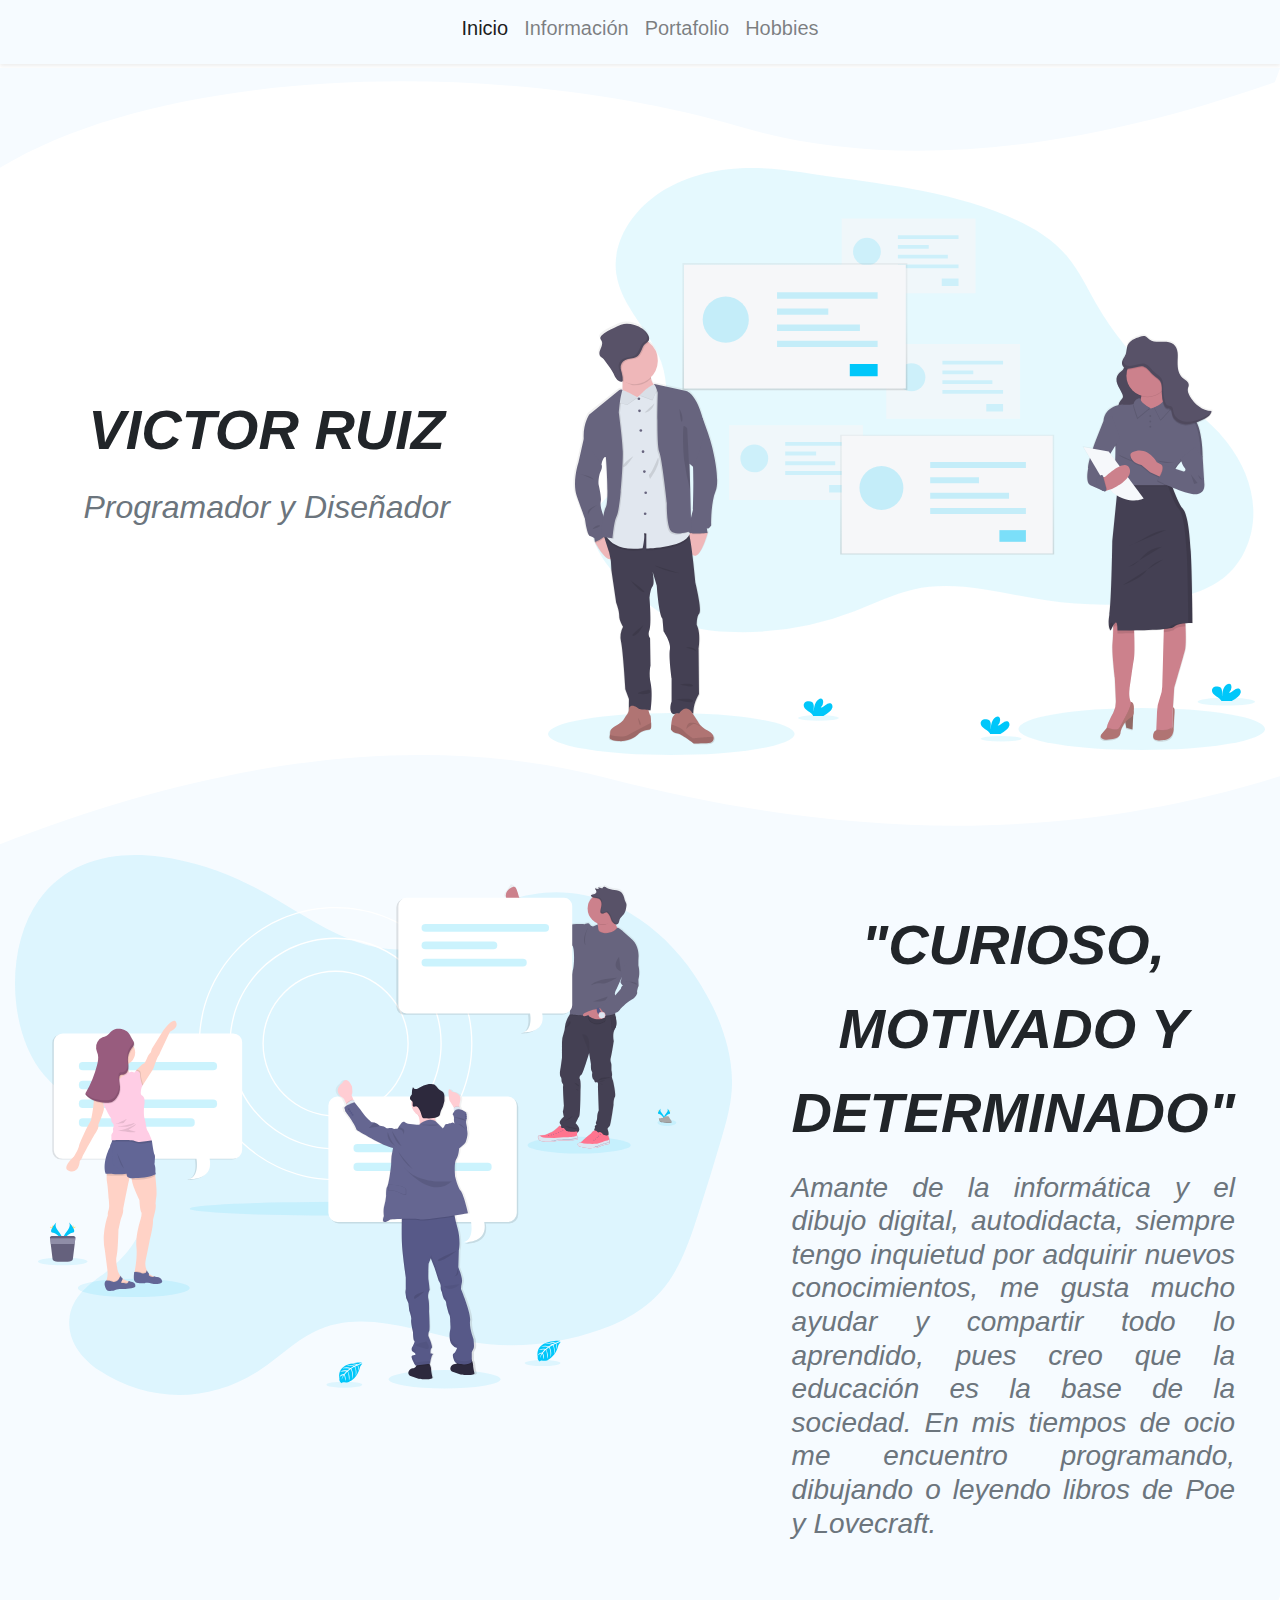
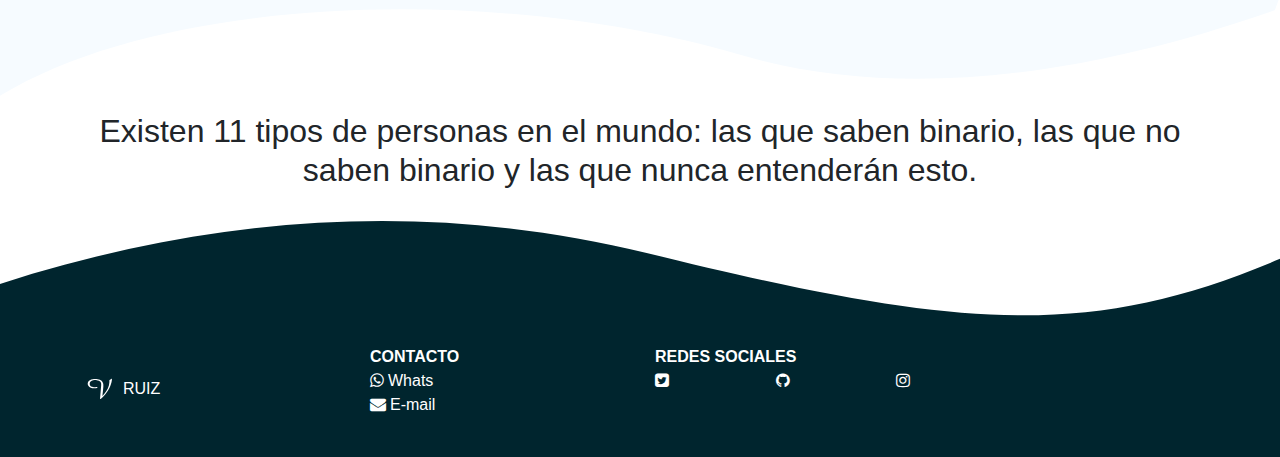
<file: index.html>
<!DOCTYPE html>
<html lang="es">
<head>
    <meta charset="UTF-8">
    <meta http-equiv="X-UA-Compatible" content="IE=edge">
    <meta name="viewport" content="width=device-width, initial-scale=1.0">
     <!-- Hojas de estilo de bootstrap -->
     <link rel="stylesheet" href="https://cdn.jsdelivr.net/npm/bootstrap@4.6.0/dist/css/bootstrap.min.css" />
     <link rel="stylesheet" href="https://cdnjs.cloudflare.com/ajax/libs/font-awesome/4.7.0/css/font-awesome.css"/>
     <link rel="stylesheet" href="css/styles_index.css">
     <title>Victor Ruiz | Inicio</title>
</head>
<body>
    <!-- barra de navegacion -->
    <header class="header">
        <div class="bg-color--me shadow-sm">
            <div class="container">
                <nav class="navbar navbar-expand-lg navbar-light">
                    <button class="navbar-toggler" type="button" data-toggle="collapse" data-target="#navbarNavAltMarkup" aria-controls="navbarNavAltMarkup" aria-expanded="false" aria-label="Toggle navigation">
                        <span class="navbar-toggler-icon"></span>
                    </button>

                    <!-- Seccion de collapso para pantallas pequenias -->
                    <div class="collapse navbar-collapse" id="navbarNavAltMarkup">
                        <div class="navbar-nav w-100 justify-content-center">
                            <a class="nav-link active h5" href="index.html">Inicio</a>
                            <a class="nav-link h5" href="holders/resume.html">Información</a>
                            <a class="nav-link h5" href="holders/portafolio.html">Portafolio</a>
                            <a class="nav-link h5" href="holders/hobbies.html">Hobbies</a>
                        </div>
                    </div>
                </nav>
            </div>
        </div>
    </header>

    <main>       
        <div class="img-fluid separation-bottom mt-1"></div>

        <div class="col-12 col-lg-12">
            <div class="row">
                <!-- nombre -->
                <div class="col-12 col-lg-5 d-flex justify-content-center align-items-center">
                    <div class="text-principals text-center">
                        <p class="texto-res text-uppercase font-weight-bold">Victor Ruiz</p>
                        <p class="parrafos h2 text-secondary">Programador y Diseñador</p>
                    </div>
                </div>

                <!-- imagen -->
                <div class="col-12 col-lg-7">
                    <img src="resources/illustration-grow-together.svg" class="img-fluid" alt="together">
                </div>
            </div>
        </div>
        
        <div class="img-fluid separation-top"></div> <!-- separador -->

        <div class="col-12 col-lg-12 bg-color--me">
            <div class="row">
                <!-- imagen -->
                <div class="col-12 col-lg-7">
                    <img src="resources/illustration-your-users.svg" class="img-fluid" alt="users">                    
                </div>

                <!-- nombre -->
                <div class="col-12 col-lg-5 d-flex justify-content-center align-items-center">
                    <div class="text-principals text-center m-5">
                        <p class="texto-res text-uppercase font-weight-bold">"Curioso, motivado y determinado"</p>
                        <p class="parrafos h3 text-secondary text-justify">Amante de la informática y el dibujo digital,
                            autodidacta, siempre tengo inquietud por adquirir nuevos conocimientos, me gusta mucho
                            ayudar y compartir todo lo aprendido, pues creo que la educación es la base de la sociedad. En mis tiempos de
                            ocio me encuentro programando, dibujando o leyendo libros de Poe y Lovecraft.</p>
                    </div>
                </div>
            </div>
        </div>

        <div class="img-fluid separation-bottom"></div>

        <div class="container">
            <h2 class="parrafos title--contact mt-3 text-center">Existen 11 tipos de personas en el mundo: las que saben binario, las que no saben binario y las que nunca entenderán esto.</h2>
        </div>
    </main>

    <div class="img-fluid separator-footer"></div>

    <footer class="bg-footer-me text-white py-4">
        <div class="container">
            <div class="row">
                <!-- logo -->
                <a href="#" class="col-3 text-reset text-uppercase d-flex align-items-center">
                    <img src="resources/letter_v.svg" alt="logo Victor" width="30" height="30" class="img-logo mr-2">
                    Ruiz
                </a>

                <!-- contacto -->
                <ul class="col-3 list-unstyled pr-3">
                    <li class="parrafos font-weight-bold text-uppercase">Contacto</li>
                    <li><a href="https://api.whatsapp.com/send?phone=50576199493/" target="_blank" class="parrafos text-reset"><i class="fa fa-whatsapp pr-1" aria-hidden="true"></i>Whats</a></li>
                    <li><a href="mailto:victor.ruiz.herrera@outlook.com" target="_blank" class="parrafos text-reset"><i class="fa fa-envelope pr-1" aria-hidden="true"></i>E-mail</a></li>
                </ul>

                <!-- redes sociales -->
                <ul class="col-3 list-unstyled">
                    <li class="parrafos font-weight-bold text-uppercase">Redes sociales</li>
                    <li class="d-flex justify-content-between">
                        <a href="https://twitter.com/VictorRuiz1997?s=08" target="_blank" class="text-reset"><i class="fa fa-twitter-square" aria-hidden="true"></i></a>
                        <a href="https://github.com/Corvier/" target="_blank" class="text-reset"><i class="fa fa-github mx-4" aria-hidden="true"></i></a>
                        <a href="https://www.instagram.com/victor.ruiz.1997/?hl=es" target="_blank" class="text-reset"><i class="fa fa-instagram" aria-hidden="true"></i></a>
                    </li>
                </ul>
            </div>
        </div>
    </footer>

    <!-- jQuery and Bootstrap Bundle (includes Popper) -->
    <script src="https://code.jquery.com/jquery-3.5.1.slim.min.js" integrity="sha384-DfXdz2htPH0lsSSs5nCTpuj/zy4C+OGpamoFVy38MVBnE+IbbVYUew+OrCXaRkfj" crossorigin="anonymous"></script>
    <script src="https://cdn.jsdelivr.net/npm/bootstrap@4.6.0/dist/js/bootstrap.bundle.min.js" integrity="sha384-Piv4xVNRyMGpqkS2by6br4gNJ7DXjqk09RmUpJ8jgGtD7zP9yug3goQfGII0yAns" crossorigin="anonymous"></script>
</body>
</html>
</file>
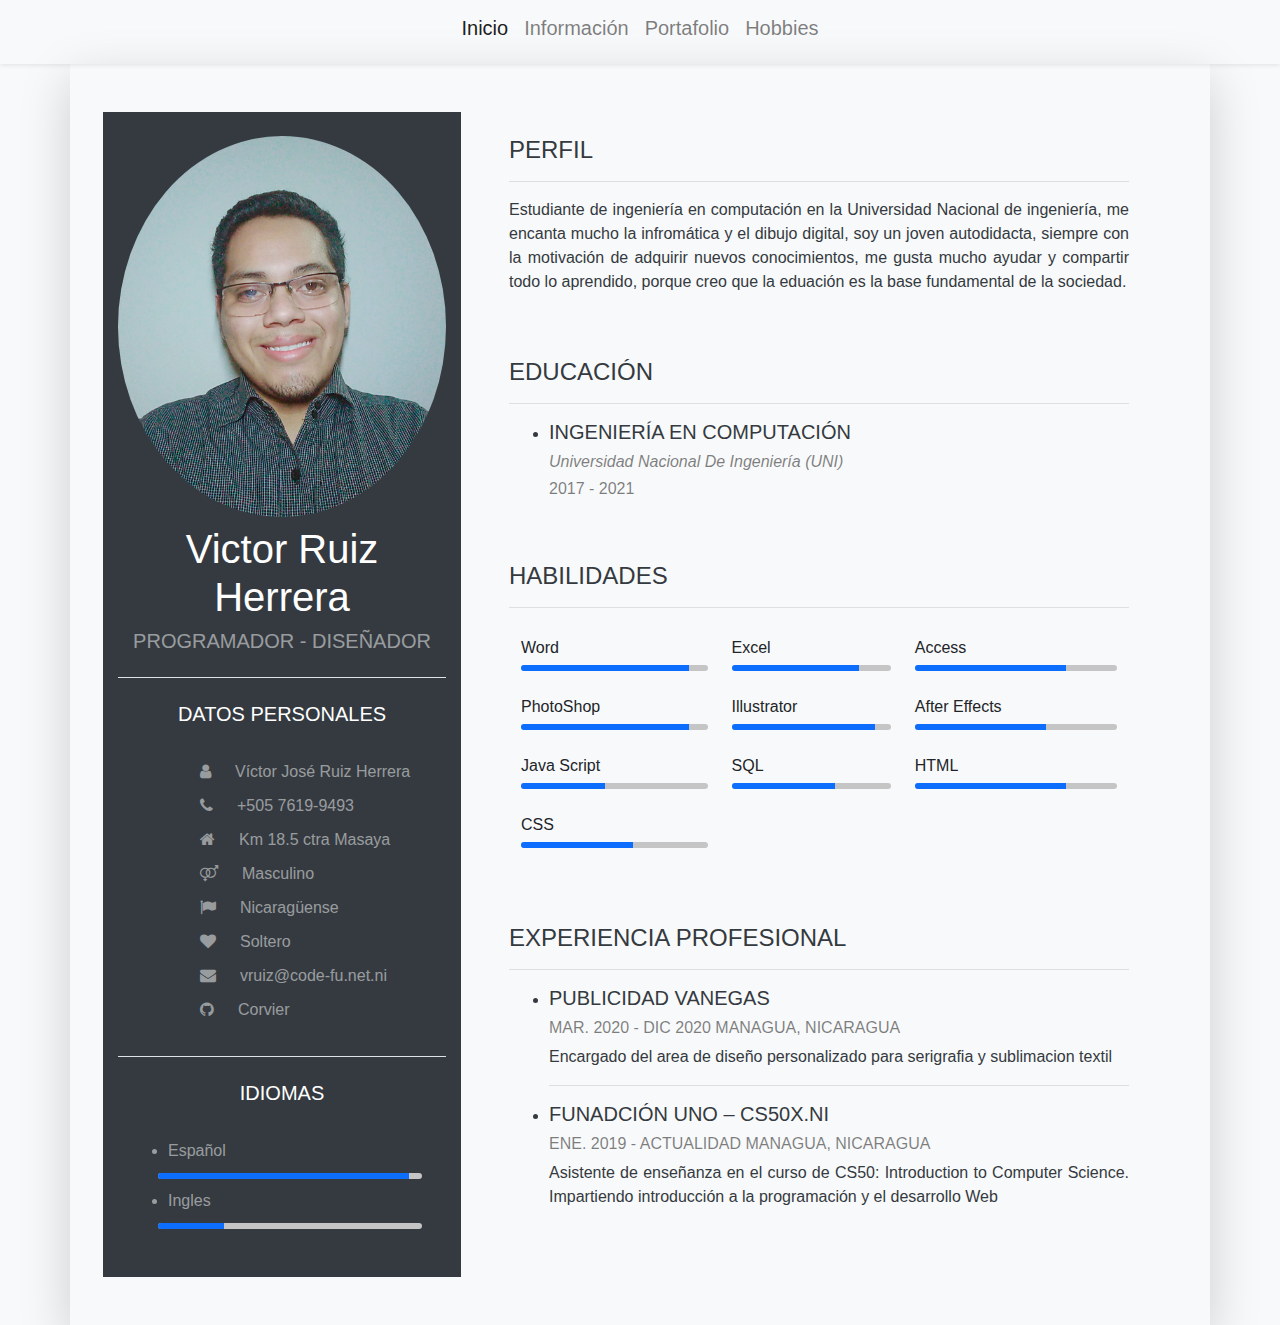
<file: holders/resume.html>
<!DOCTYPE html>
<html lang="en">
    <head>
        <meta charset="UTF-8">
        <meta http-equiv="X-UA-Compatible" content="IE=edge">
        <meta name="viewport" content="width=device-width, initial-scale=1.0">
        <link rel="stylesheet" href="https://cdn.jsdelivr.net/npm/bootstrap@4.6.0/dist/css/bootstrap.min.css">
        <link rel="stylesheet" href="https://cdnjs.cloudflare.com/ajax/libs/font-awesome/4.7.0/css/font-awesome.css"/>
        <link rel="stylesheet" href="../css/styles_resume.css">
        <title>Víctor Ruiz | información</title>
    </head>

    <!-- barra de navegacion -->
    <header class="header">
        <div class="bg-color--me shadow-sm">
            <div class="container">
                <nav class="navbar navbar-expand-lg navbar-light">
                    <button class="navbar-toggler" type="button" data-toggle="collapse" data-target="#navbarNavAltMarkup" aria-controls="navbarNavAltMarkup" aria-expanded="false" aria-label="Toggle navigation">
                        <span class="navbar-toggler-icon"></span>
                    </button>

                    <!-- Seccion de collapso para pantallas pequenias -->
                    <div class="collapse navbar-collapse" id="navbarNavAltMarkup">
                        <div class="navbar-nav w-100 justify-content-center">
                            <a class="nav-link active h5" href="../index.html">Inicio</a>
                            <a class="nav-link h5" href="resume.html">Información</a>
                            <a class="nav-link h5" href="portafolio.html">Portafolio</a>
                            <a class="nav-link h5" href="hobbies.html">Hobbies</a>
                        </div>
                    </div>
                </nav>
            </div>
        </div>
    </header>

    <body class="bg-light">
        <div class="container p-5 shadow-lg">
            <!-- <a href="#" class="btn-flotante">Llamada a la acción</a> -->
            <div class="row">
                <!--Seccion izquierda -->
                <div class="col-lg-4 bg-dark text-white text-center py-4">
                    <!-- imagen de perfil -->
                    <div class="header-left">
                        <img src="../resources/imgProfile.png" alt="imgProfile" class="img-fluid rounded-circle mx-auto d-block mb-2">
                        <h1 class="display-5">Victor Ruiz Herrera</h1>
                        <h4 class="lead text-uppercase text-white-50 mb-4">Programador - Diseñador</h4>
                    </div>
                    
                    <div class="border-top my-3"></div>

                    <!-- Datos personales -->
                    <div>
                        <h5 class="text-uppercase text-white text-center py-2">Datos personales</h5>
                        <ul id="listas" class="list-unstyled text-white-50 ml-5 py-2 text-left">
                            <li class="list-items"><i class="fa fa-user mx-4" aria-hidden="true"></i>Víctor José Ruiz Herrera</li>
                            <li class="list-items"><i class="fa fa-phone mx-4" aria-hidden="true"></i>+505 7619-9493</li>
                            <li class="list-items"><i class="fa fa-home mx-4" aria-hidden="true"></i>Km 18.5 ctra Masaya</li>
                            <li class="list-items"><i class="fa fa-venus-mars mx-4" aria-hidden="true"></i>Masculino</li>
                            <li class="list-items"><i class="fa fa-flag mx-4" aria-hidden="true"></i>Nicaragüense</li>
                            <li class="list-items"><i class="fa fa-heart mx-4" aria-hidden="true"></i>Soltero</li>
                            <li class="list-items"><i class="fa fa-envelope mx-4" aria-hidden="true"></i>vruiz@code-fu.net.ni</li>
                            <li class="list-items"><i class="fa fa-github mx-4" aria-hidden="true"></i>Corvier</li>
                        </ul>
                    </div>

                    <div class="border-top my-3"></div>
                    <!-- Datos idiomas -->
                    <div>
                        <h5 class="text-uppercase text-white text-center py-2">Idiomas</h5>
                        <ul id="listas2" class="list text-white-50 py-2 text-left text-capitalize mr-4">
                            <li class="list-items">Español</li>
                            <span class="progress"><div style="width: 95%;"></div></span>

                            <li class="list-items">Ingles</li>
                            <span class="progress"><div style="width: 25%;"></div></span>
                        </ul>
                    </div>
                </div>  

                <!-- Seccion derecha -->
                <div class="col-lg-8 bg-light text-dark py-4 px-5">
                    <div class="header-right">
                        <h4 class="text-uppercase text-blue">Perfil</h4>
                        <hr>
                        <p class="text-justify">Estudiante de ingeniería en computación en la Universidad Nacional de ingeniería, me encanta mucho la
                            infromática y el dibujo digital, soy un joven autodidacta, siempre con la motivación de adquirir nuevos
                            conocimientos, me gusta mucho ayudar y compartir todo lo aprendido, porque creo que la eduación es la
                            base fundamental de la sociedad.
                        </p>
                    </div>
                    <!-- Cierra div de perfil -->
                    <br><br>
                    <div>
                        <h4 class="text-uppercase text-blue">Educación</h4>
                        <hr>
                        <ul class="list">
                            <li class="list-item">
                                <h5 class="display-6 text-uppercase">Ingeniería en Computación</h5>
                                <h6 class="text-capitalize text-black-50"><em>Universidad Nacional de Ingeniería (UNI)</em></h6>
                                <h6 class="text-uppercase text-black-50">2017 - 2021</h6>
                            </li>
                        </ul>
                    </div>
                    <!-- cierra div de educacion -->
                    <br><br>
                    <div>
                        <h4 class="text-uppercase text-blue">Habilidades</h4>
                        <hr>
                        <div class="table-responsive">
                            <table class="table table-borderless">
                                <tbody>
                                    <tr>
                                        <td>Word
                                            <span class="progress"><div style="width: 90%;"></div></span>
                                        </td>
                                        <td>Excel
                                            <span class="progress"><div style="width: 80%;"></div></span>
                                        </td>
                                        <td>Access
                                            <span class="progress"><div style="width: 75%;"></div></span>
                                        </td>
                                    </tr>
                                    <tr>
                                        <td>PhotoShop
                                            <span class="progress"><div style="width: 90%;"></div></span>
                                        </td>
                                        <td>Illustrator
                                            <span class="progress"><div style="width: 90%;"></div></span>
                                        </td>
                                        <td>After Effects
                                            <span class="progress"><div style="width: 65%;"></div></span>
                                        </td>
                                    </tr>
                                    <tr>
                                        <td colspan="1">Java Script
                                            <span class="progress"><div style="width: 45%;"></div></span>
                                        </td>
                                        <td>SQL
                                            <span class="progress"><div style="width: 65%;"></div></span>
                                        </td>
                                        <td>HTML
                                            <span class="progress"><div style="width: 75%;"></div></span>
                                        </td>
                                    </tr>
                                    <tr>
                                        <td>CSS
                                            <span class="progress"><div style="width: 60%;"></div></span>
                                        </td>
                                    </tr>
                                </tbody>
                            </table>
                        </div>
                        <!-- cierra div de tabla responsiva -->
                    </div>
                    <!-- cierra habilidades -->

                    <br> <br>
                    <div>
                        <h4 class="text-uppercase text-blue">EXPERIENCIA PROFESIONAL</h4>
                        <hr>
                        <ul class="list">
                            <li class="list-item">
                                <h5 class="display-6 text-uppercase">Publicidad Vanegas</h5>
                                <h6 class="text-uppercase text-black-50">Mar. 2020 - Dic 2020 Managua, Nicaragua</h6>
                                <p class="text-justify">Encargado del area de diseño personalizado para serigrafia y sublimacion textil</p>
                            </li>
                            <hr>
                            <li class="list-item">
                                <h5 class="display-6 text-uppercase">FUNADCIÓN UNO – CS50x.ni</h5>
                                <h6 class="text-uppercase text-black-50">Ene. 2019 - Actualidad Managua, Nicaragua</h6>
                                <p class="text-justify">Asistente de enseñanza en el curso de CS50: Introduction to Computer Science. Impartiendo introducción a la
                                    programación y el desarrollo Web</p>
                            </li>
                        </ul>
                    </div>
                    <!-- cierra el div de experiencia laboral -->
                </div>
            </div>
        </div>
    </body>

    <!-- jQuery and Bootstrap Bundle (includes Popper) -->
    <script src="https://code.jquery.com/jquery-3.5.1.slim.min.js" integrity="sha384-DfXdz2htPH0lsSSs5nCTpuj/zy4C+OGpamoFVy38MVBnE+IbbVYUew+OrCXaRkfj" crossorigin="anonymous"></script>
    <script src="https://cdn.jsdelivr.net/npm/bootstrap@4.6.0/dist/js/bootstrap.bundle.min.js" integrity="sha384-Piv4xVNRyMGpqkS2by6br4gNJ7DXjqk09RmUpJ8jgGtD7zP9yug3goQfGII0yAns" crossorigin="anonymous"></script>
</html>
</file>
<file: css/styles_index.css>
:root {
    --color-secondary: #F6FBFF;
    --color-footer: #00252E;
    --img-wave-t: url("../resources/bg-section-top-desktop.svg");
    --img-wave-b: url("../resources/bg-section-bottom-desktop.svg");
    --img-wave-f: url("../resources/bg-footer-top-desktop.svg");
}
* {
    padding: 0;
    margin: 0;
}

@media (min-width: 768px) {
    .bg-light {
        background-color: transparent !important;
    }
}
@media screen and (max-width: 500px) {
    html .texto-res {
        font-size: 20px;
    }
    html .parrafos {
        font-size: 12px;
    }
}

.separation-top {
    content: "";
    /* position: absolute; */
    bottom: 0;
    left: 0;
    right: 0;
    width: 100%;
    height: 100px;
    background-image: var(--img-wave-t);
    background-repeat: no-repeat;
    background-size: 100% 100px;
}
.separation-bottom {
    width: 100%;
    height: 100px;
    background-image: var(--img-wave-b);
    background-repeat: no-repeat;
    background-size: 100% 100px;
}

.separator-footer {
    content: "";
    /* position: absolute; */
    bottom: 0;
    left: 0;
    right: 0;
    width: 100%;
    height: 100px;
    background-image: var(--img-wave-f);
    background-repeat: no-repeat;
    background-size: 100% 100px;
}

.bg-color--me {
    background-color: var(--color-secondary);
}

.text-principals {
    font-size: 3.5rem;
    font-weight: 400;
    font-style: italic;
}

.title--contact {
    font-size: 2rem;
    margin-bottom: 1em;
}

/* ---------------------------------------- */
/*            footer style */
/* ---------------------------------------- */
.bg-footer-me {
    background-color: var(--color-footer);
}
/*# sourceMappingURL=main.css.map */
</file>
<file: css/styles_resume.css>
.btn-flotante {
	font-size: 16px; /* Cambiar el tamaño de la tipografia */
	text-transform: uppercase; /* Texto en mayusculas */
	font-weight: bold; /* Fuente en negrita o bold */
	color: #ffffff; /* Color del texto */
	border-radius: 5px; /* Borde del boton */
	letter-spacing: 2px; /* Espacio entre letras */
	background-color: #E91E63; /* Color de fondo */
	padding: 18px 30px; /* Relleno del boton */
	position: fixed;
	bottom: 40px;
	right: 40px;
	transition: all 300ms ease 0ms;
	box-shadow: 0px 8px 15px rgba(0, 0, 0, 0.1);
	z-index: 99;
}
.btn-flotante:hover {
	background-color: #2c2fa5; /* Color de fondo al pasar el cursor */
	box-shadow: 0px 15px 20px rgba(0, 0, 0, 0.3);
	transform: translateY(-7px);
}
@media only screen and (max-width: 600px) {
 	.btn-flotante {
		font-size: 14px;
		padding: 12px 20px;
		bottom: 20px;
		right: 20px;
	}
}

#listas li {
    margin: 10px;
}

#listas2 li {
    margin: 10px;
}

.progress {
    position: relative;
    width: 100%;
    height: 6px;
    background-color: #c5c5c5;
    display: block;
    margin-top: 5px;
}

.progress div {
    position: absolute;
    top: 0;
    left: 0;
    height: 100%;
    background-color: #0D6EFD;
}
</file>
